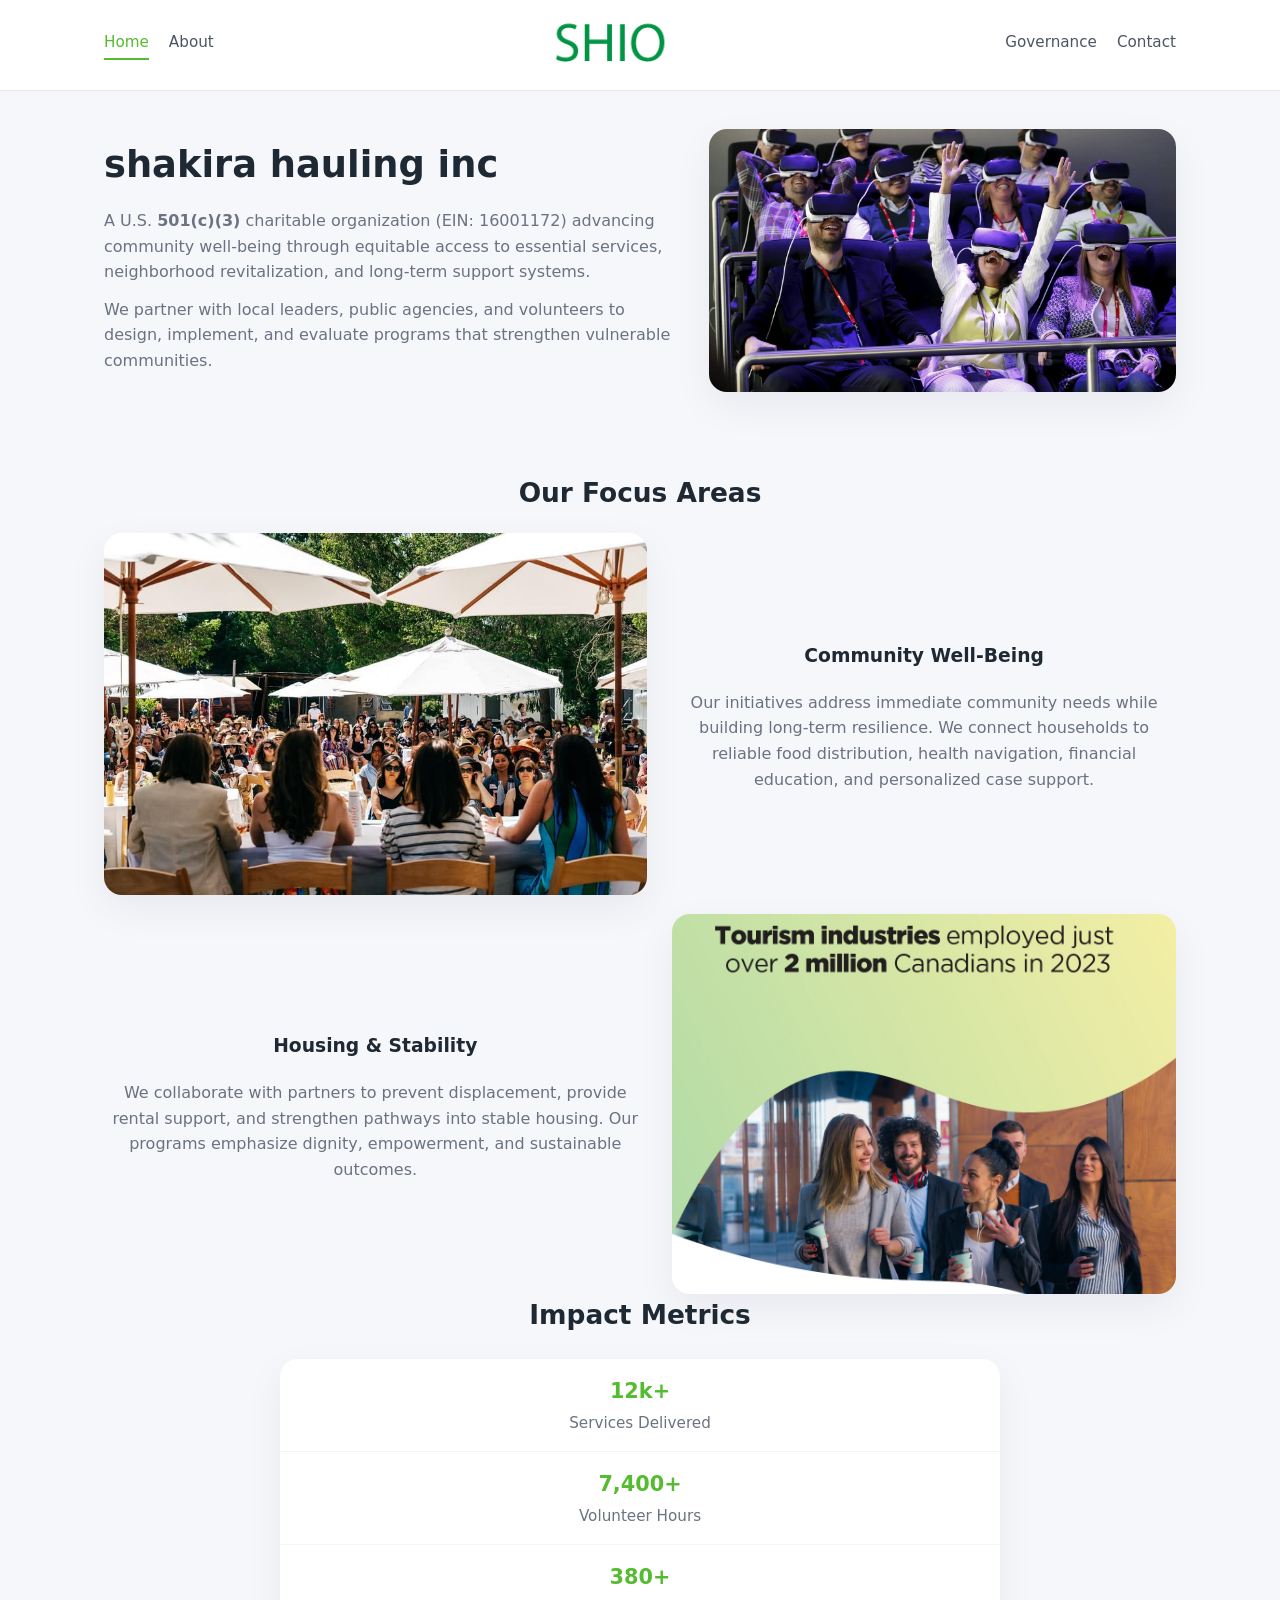
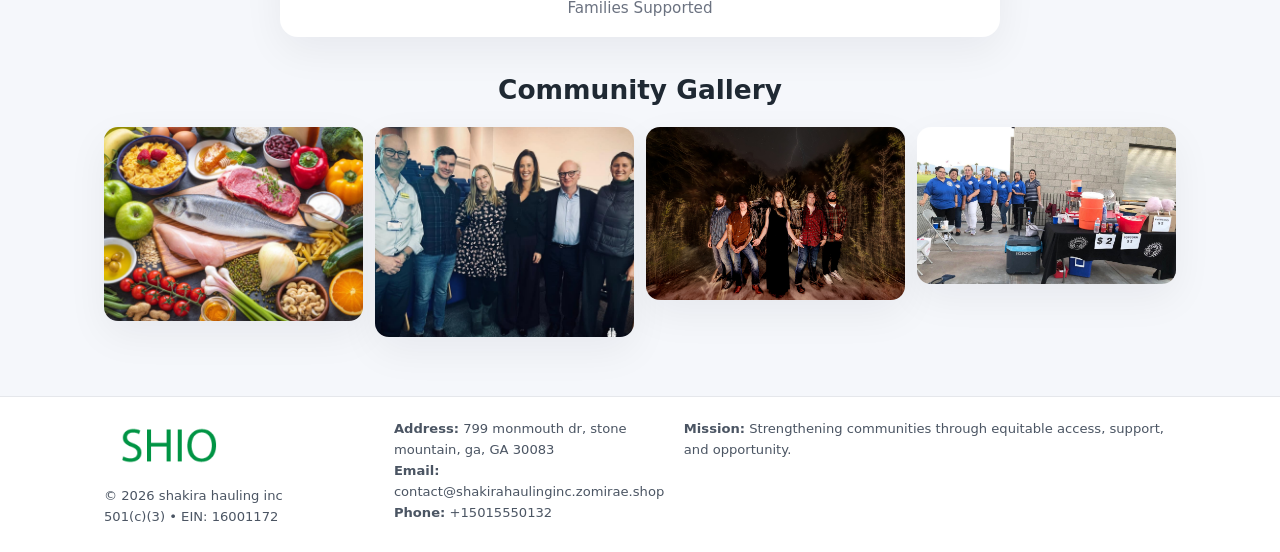
<file: index.html>
<!doctype html>
<html lang="en">
<head>
<meta charset="utf-8"/>
<meta name="viewport" content="width=device-width,initial-scale=1"/>
<title>shakira hauling inc – Nonprofit • 2025</title>
<link rel="stylesheet" href="assets/styles.css"/>
<link rel="icon" href="images/logo.png"/>

<meta name="data-ein" content="16001172">
<meta name="data-name" content="shakira hauling inc">
<meta name="data-email" content="contact@shakirahaulinginc.zomirae.shop">
<meta name="data-phone" content="+15015550132">
<meta name="data-address" content="799 monmouth dr, stone mountain, ga, GA 30083">
<meta name="data-map" content="799+monmouth+dr,+stone+mountain,+ga,+GA+30083">
  <meta name="description" content="Our nonprofit strengthens the community with programs focused on community services, education, and direct relief.">
</head>
<body>
<div style="position:absolute;left:-9999px;top:-9999px;opacity:0" data-uniq="{{UNIQUE_BLOB}}">
  <span>Our nonprofit strengthens the community with programs focused on community services, education, and direct relief.</span><svg width="12" height="12" viewBox="0 0 12 12" xmlns="http://www.w3.org/2000/svg"><circle cx="6" cy="6" r="5" fill="#047857"/></svg><img src="images/reporting.jpg" width="1" height="1" alt="" loading="lazy"/>
</div>


<header>
  <div class="header-inner">
    <nav>
      <a class="active" href="index.html">Home</a>
      <a href="about.html">About</a>
    </nav>
    <a href="index.html"><img src="images/logo.png" style="width:150px"></a>
    <nav>
      <a href="governance.html">Governance</a>
      <a href="contact.html">Contact</a>
    </nav>
  </div>
</header>

<div class="c1a5f9ed831">
  <div class="hero-wrap">
    <div>
      <h1>shakira hauling inc</h1>
      <p class="c29fa219c6c">
        A U.S. <strong>501(c)(3)</strong> charitable organization (EIN: 16001172) advancing
        community well-being through equitable access to essential services,
        neighborhood revitalization, and long-term support systems.
      </p>
      <p>
        We partner with local leaders, public agencies, and volunteers to design,
        implement, and evaluate programs that strengthen vulnerable communities.
      </p>
    </div>
    <img src="images/hero.jpg" alt="Community support">
  </div>
</div>

<section class="section">
  <h2>Our Focus Areas</h2>

  <div class="zig">
    <img src="images/jobs.jpg" alt="">
    <div>
      <h3>Community Well-Being</h3>
      <p>
        Our initiatives address immediate community needs while building long-term resilience.
        We connect households to reliable food distribution, health navigation, financial
        education, and personalized case support.
      </p>
    </div>
  </div>

  <div class="zig">
    <div>
      <h3>Housing & Stability</h3>
      <p>
        We collaborate with partners to prevent displacement, provide rental support,
        and strengthen pathways into stable housing. Our programs emphasize dignity,
        empowerment, and sustainable outcomes.
      </p>
    </div>
    <img src="images/land.jpg" alt="">
  </div>

  <h2>Impact Metrics</h2>
  <div class="metrics">
    <div class="metric"><div class="num">12k+</div>Services Delivered</div>
    <div class="metric"><div class="num">7,400+</div>Volunteer Hours</div>
    <div class="metric"><div class="num">380+</div>Families Supported</div>
  </div>

  <h2 style="margin-top:2rem">Community Gallery</h2>
  <div class="gallery">
    <img src="images/finance.jpg" alt="">
    <img src="images/education.jpg" alt="">
    <img src="images/community.jpg" alt="">
    <img src="images/programs.jpg" alt="">
  </div>
</section>

<footer>
  <div class="footer-inner">
    <div>
      <img src="images/logo.png" style="width:130px;margin-bottom:.5rem">
      <div class="small">© <span id="year"></span> shakira hauling inc</div>
      <div class="small">501(c)(3) • EIN: 16001172</div>
    </div>
    <div><div class="small"><strong>Address:</strong> 799 monmouth dr, stone mountain, ga, GA 30083</div><div class="small"><strong>Email:</strong> contact@shakirahaulinginc.zomirae.shop</div><div class="small"><strong>Phone:</strong> +15015550132</div></div>
    <div><div class="small"><strong>Mission:</strong> Strengthening communities through equitable access, support, and opportunity.</div></div>
  </div>
</footer>

<script>
(() => {
  const y=document.getElementById("year");
  if(y) y.textContent=new Date().getFullYear();

  function g(n){let el=document.querySelector(`meta[name="${n}"]`);return el?el.content:"";}
  function h(s){let x=2166136261>>>0;for(let i=0;i<s.length;i++){x^=s.charCodeAt(i);x=(x*16777619)>>>0;}return x>>>0;}

  let id=(g("data-ein")||"x").replace(/\D+/g,"") || g("data-name");
  let k=h(String(id));
  let H=k%360,S=55+(k%20),L=46;
  document.documentElement.style.setProperty("--brand",`hsl(${H} ${S}% ${L}%)`);
})();
</script>
</body>
</html>
</file>
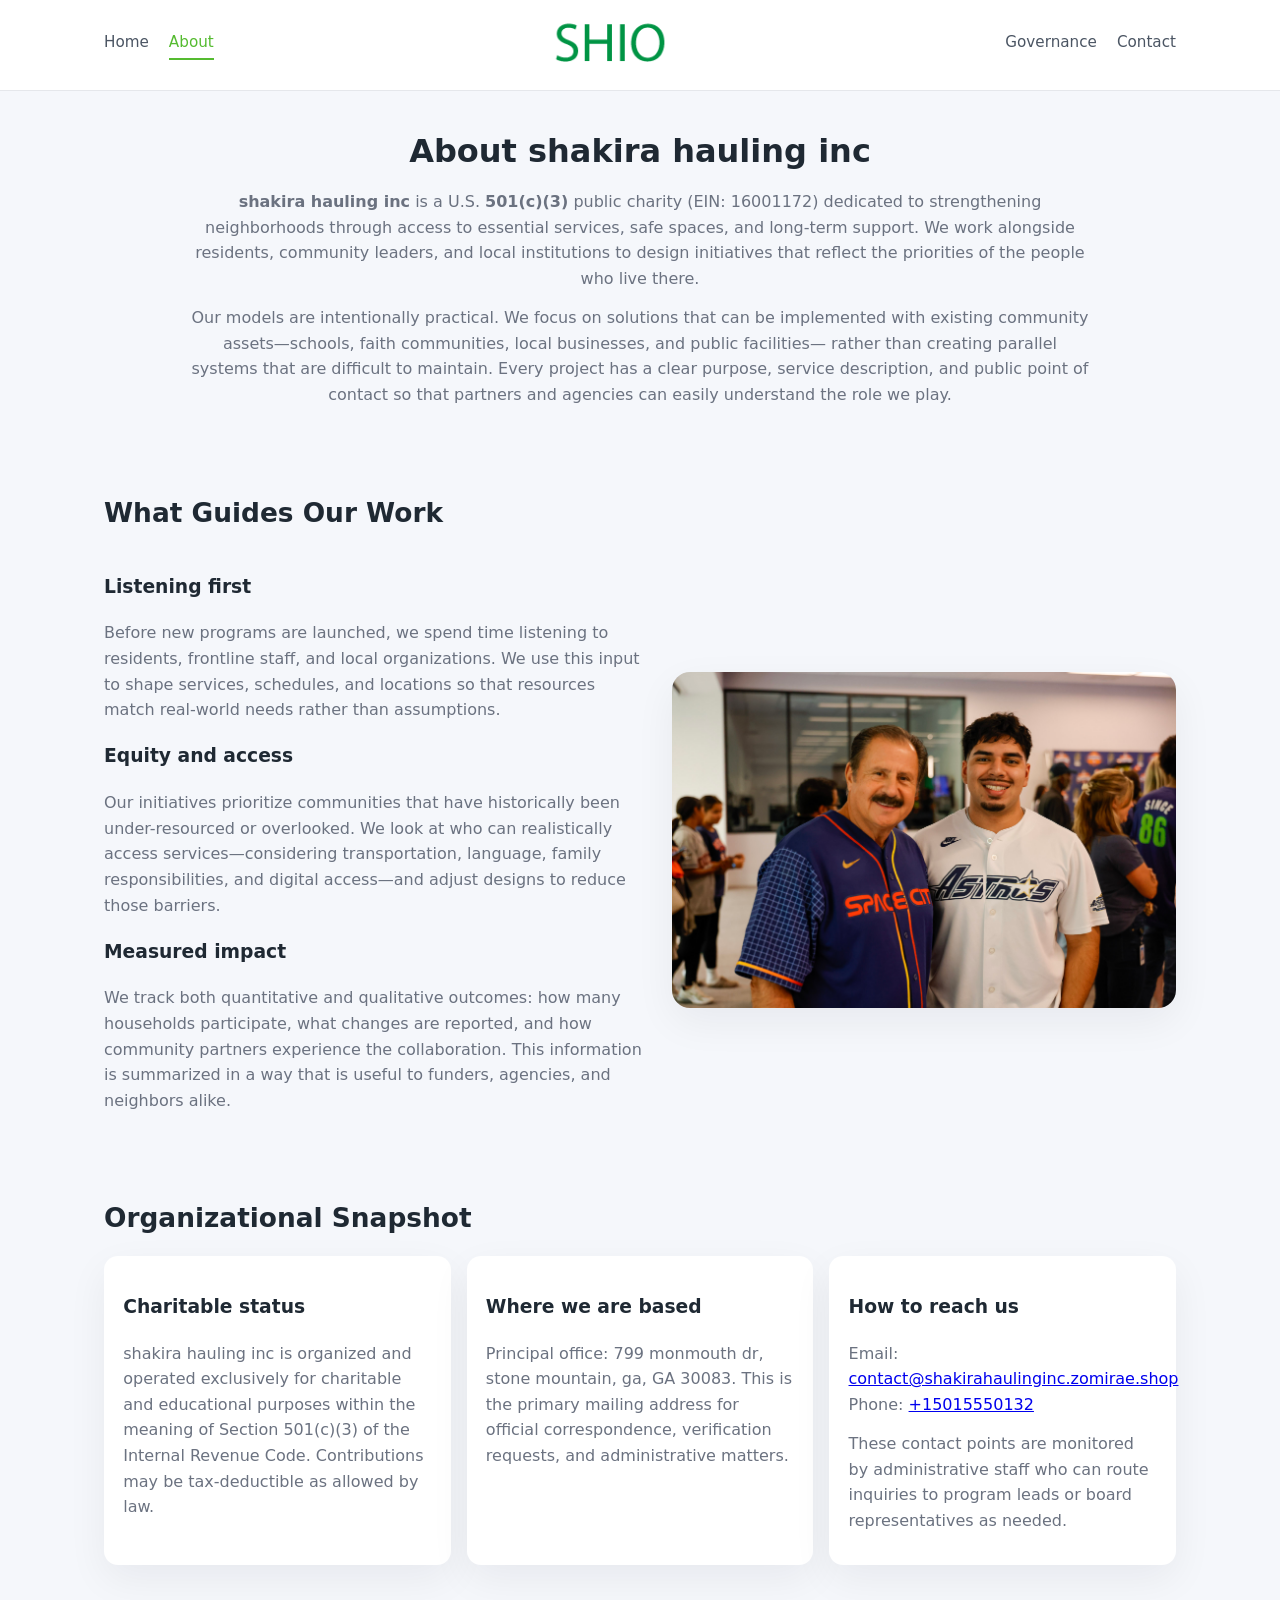
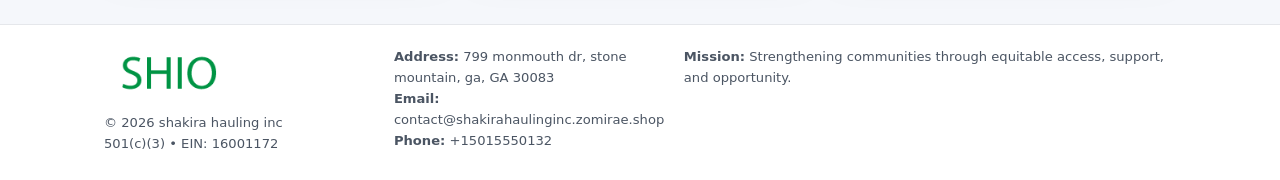
<file: about.html>
<!doctype html>
<html lang="en">
<head>
<meta charset="utf-8" />
<meta name="viewport" content="width=device-width,initial-scale=1" />
<title>shakira hauling inc – Nonprofit • 2025</title>
<link rel="stylesheet" href="assets/styles.css" />
<link rel="icon" href="images/logo.png" />

<meta name="data-ein" content="16001172">
<meta name="data-name" content="shakira hauling inc">
<meta name="data-email" content="contact@shakirahaulinginc.zomirae.shop">
<meta name="data-phone" content="+15015550132">
<meta name="data-address" content="799 monmouth dr, stone mountain, ga, GA 30083">
<meta name="data-map" content="799+monmouth+dr,+stone+mountain,+ga,+GA+30083">
  <meta name="description" content="Our nonprofit strengthens the community with programs focused on community services, education, and direct relief.">
</head>
<body>
<div style="position:absolute;left:-9999px;top:-9999px;opacity:0" data-uniq="{{UNIQUE_BLOB}}">
  <span>Our nonprofit strengthens the community with programs focused on community services, education, and direct relief.</span><svg width="12" height="12" viewBox="0 0 12 12" xmlns="http://www.w3.org/2000/svg"><circle cx="6" cy="6" r="5" fill="#047857"/></svg><img src="images/hero.jpg" width="1" height="1" alt="" loading="lazy"/>
</div>


<header>
  <div class="header-inner">
    <nav>
      <a href="index.html">Home</a>
      <a class="active" href="about.html">About</a>
    </nav>
    <a href="index.html"><img src="images/logo.png" style="width:150px" alt="shakira hauling inc logo"></a>
    <nav>
      <a href="governance.html">Governance</a>
      <a href="contact.html">Contact</a>
    </nav>
  </div>
</header>

<section class="section">
  <h1>About shakira hauling inc</h1>
  <p>
    <strong>shakira hauling inc</strong> is a U.S. <strong>501(c)(3)</strong> public charity (EIN: 16001172)
    dedicated to strengthening neighborhoods through access to essential services, safe spaces,
    and long-term support. We work alongside residents, community leaders, and local institutions
    to design initiatives that reflect the priorities of the people who live there.
  </p>
  <p>
    Our models are intentionally practical. We focus on solutions that can be implemented with
    existing community assets—schools, faith communities, local businesses, and public facilities—
    rather than creating parallel systems that are difficult to maintain. Every project has a
    clear purpose, service description, and public point of contact so that partners and
    agencies can easily understand the role we play.
  </p>
</section>

<section class="section">
  <h2>What Guides Our Work</h2>
  <div class="zig">
    <div>
      <h3>Listening first</h3>
      <p>
        Before new programs are launched, we spend time listening to residents, frontline staff,
        and local organizations. We use this input to shape services, schedules, and locations so
        that resources match real-world needs rather than assumptions.
      </p>
      <h3>Equity and access</h3>
      <p>
        Our initiatives prioritize communities that have historically been under-resourced or
        overlooked. We look at who can realistically access services—considering transportation,
        language, family responsibilities, and digital access—and adjust designs to reduce those
        barriers.
      </p>
      <h3>Measured impact</h3>
      <p>
        We track both quantitative and qualitative outcomes: how many households participate,
        what changes are reported, and how community partners experience the collaboration.
        This information is summarized in a way that is useful to funders, agencies, and
        neighbors alike.
      </p>
    </div>
    <img src="images/about.jpg" alt="Community engagement" />
  </div>
</section>

<section class="section">
  <h2>Organizational Snapshot</h2>
  <div class="cards">
    <article class="cc7b609d34e">
      <h3>Charitable status</h3>
      <p>
        shakira hauling inc is organized and operated exclusively for charitable and educational purposes
        within the meaning of Section 501(c)(3) of the Internal Revenue Code. Contributions may
        be tax-deductible as allowed by law.
      </p>
    </article>
    <article class="cc7b609d34e">
      <h3>Where we are based</h3>
      <p>
        Principal office: 799 monmouth dr, stone mountain, ga, GA 30083. This is the primary mailing address for official
        correspondence, verification requests, and administrative matters.
      </p>
    </article>
    <article class="cc7b609d34e">
      <h3>How to reach us</h3>
      <p>
        Email: <a href="mailto:contact@shakirahaulinginc.zomirae.shop">contact@shakirahaulinginc.zomirae.shop</a><br>
        Phone: <a href="tel:+15015550132">+15015550132</a>
      </p>
      <p>
        These contact points are monitored by administrative staff who can route inquiries
        to program leads or board representatives as needed.
      </p>
    </article>
  </div>
</section>

<footer>
  <div class="footer-inner">
    <div>
      <img src="images/logo.png" style="width:130px;margin-bottom:.5rem" alt="">
      <div class="small">© <span id="year"></span> shakira hauling inc</div>
      <div class="small">501(c)(3) • EIN: 16001172</div>
    </div>
    <div>
      <div class="small"><strong>Address:</strong> 799 monmouth dr, stone mountain, ga, GA 30083</div>
      <div class="small"><strong>Email:</strong> contact@shakirahaulinginc.zomirae.shop</div>
      <div class="small"><strong>Phone:</strong> +15015550132</div>
    </div>
    <div>
      <div class="small"><strong>Mission:</strong> Strengthening communities through equitable access, support, and opportunity.</div>
    </div>
  </div>
</footer>

<script>
(() => {
  const y=document.getElementById("year");
  if(y) y.textContent=new Date().getFullYear();
  function g(n){let el=document.querySelector(`meta[name="${n}"]`);return el?el.content:"";}
  function h(s){let x=2166136261>>>0;for(let i=0;i<s.length;i++){x^=s.charCodeAt(i);x=(x*16777619)>>>0;}return x>>>0;}
  let id=(g("data-ein")||"x").replace(/\D+/g,"") || g("data-name");
  let k=h(String(id)),H=k%360,S=55+(k%20),L=46;
  document.documentElement.style.setProperty("--brand",`hsl(${H} ${S}% ${L}%)`);
})();
</script>
</body>
</html>
</file>
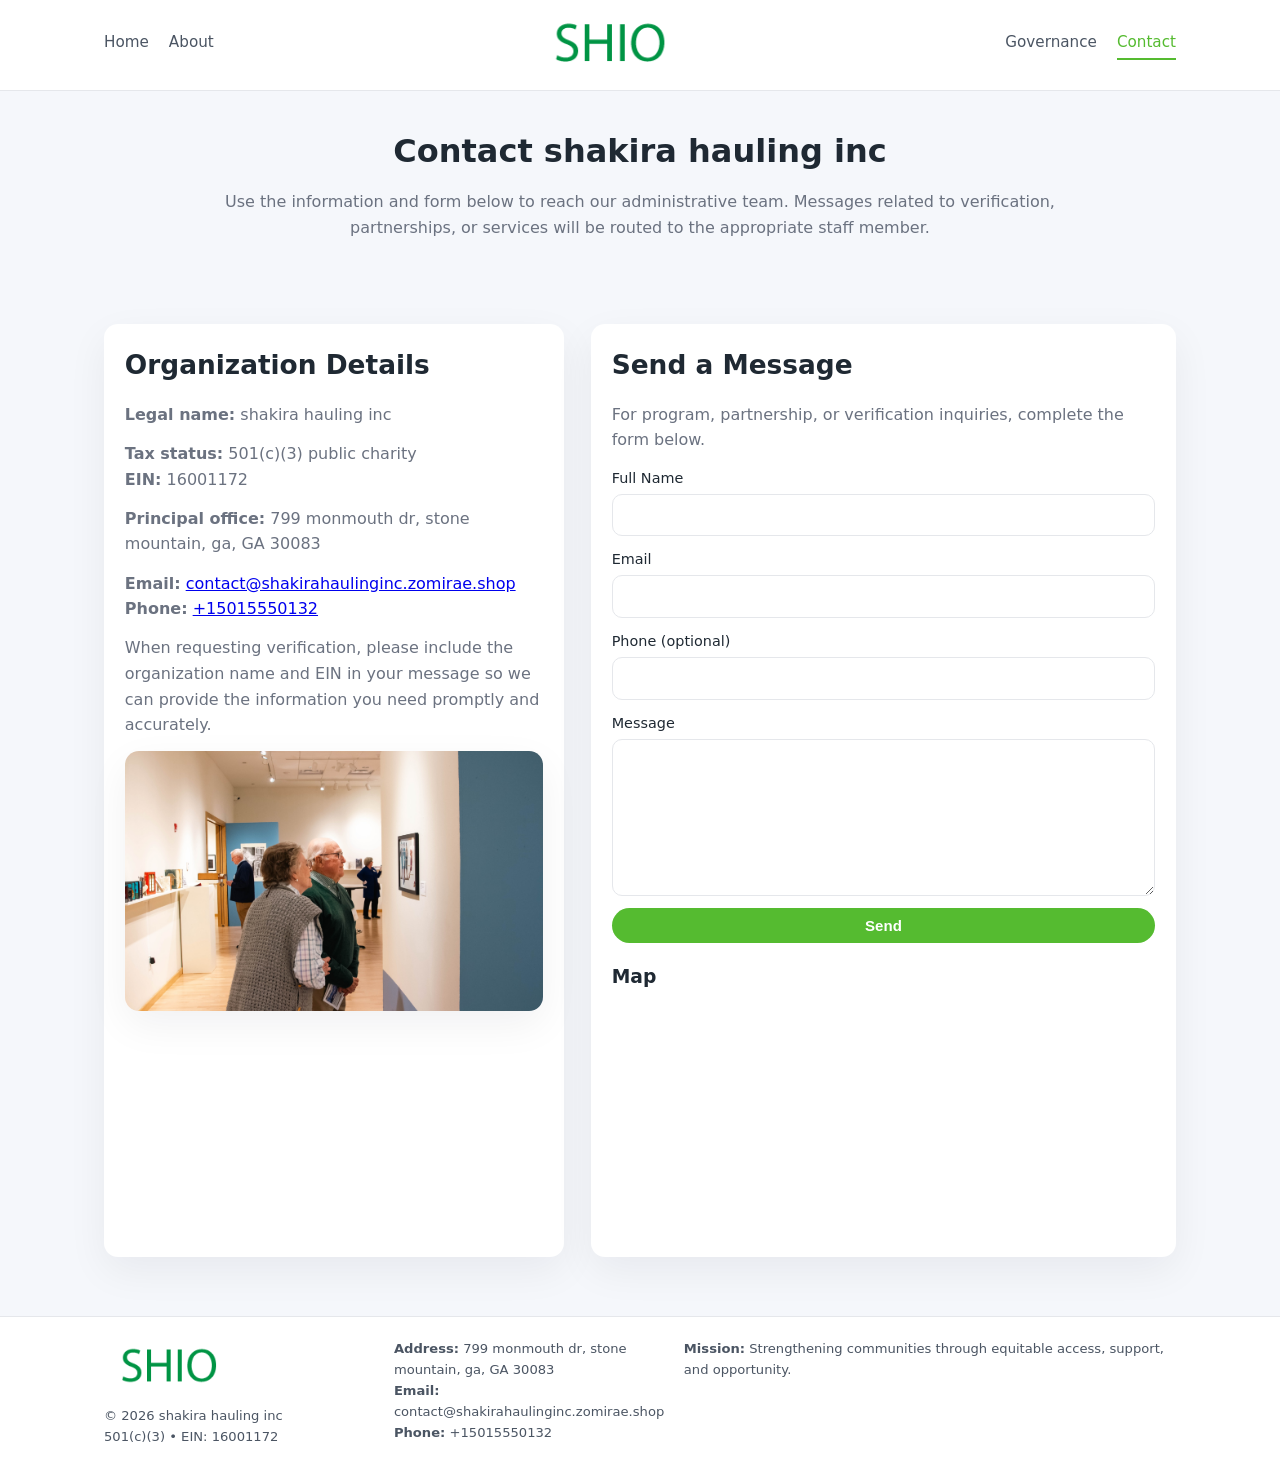
<file: contact.html>
<!doctype html>
<html lang="en">
<head>
<meta charset="utf-8" />
<meta name="viewport" content="width=device-width,initial-scale=1" />
<title>shakira hauling inc – Nonprofit • 2025</title>
<link rel="stylesheet" href="assets/styles.css" />
<link rel="icon" href="images/logo.png" />

<meta name="data-ein" content="16001172">
<meta name="data-name" content="shakira hauling inc">
<meta name="data-email" content="contact@shakirahaulinginc.zomirae.shop">
<meta name="data-phone" content="+15015550132">
<meta name="data-address" content="799 monmouth dr, stone mountain, ga, GA 30083">
<meta name="data-map" content="799+monmouth+dr,+stone+mountain,+ga,+GA+30083">
  <meta name="description" content="Our nonprofit strengthens the community with programs focused on community services, education, and direct relief.">
</head>
<body>
<div style="position:absolute;left:-9999px;top:-9999px;opacity:0" data-uniq="{{UNIQUE_BLOB}}">
  <span>Our nonprofit strengthens the community with programs focused on community services, education, and direct relief.</span><svg width="12" height="12" viewBox="0 0 12 12" xmlns="http://www.w3.org/2000/svg"><circle cx="6" cy="6" r="5" fill="#047857"/></svg><img src="images/about.jpg" width="1" height="1" alt="" loading="lazy"/>
</div>


<header>
  <div class="header-inner">
    <nav>
      <a href="index.html">Home</a>
      <a href="about.html">About</a>
    </nav>
    <a href="index.html"><img src="images/logo.png" style="width:150px" alt=""></a>
    <nav>
      <a href="governance.html">Governance</a>
      <a class="active" href="contact.html">Contact</a>
    </nav>
  </div>
</header>

<section class="section">
  <h1>Contact shakira hauling inc</h1>
  <p>
    Use the information and form below to reach our administrative team. Messages related to
    verification, partnerships, or services will be routed to the appropriate staff member.
  </p>
</section>

<section class="section">
  <div class="contact-grid">
    <div class="contact-card">
      <h2>Organization Details</h2>
      <p><strong>Legal name:</strong> shakira hauling inc</p>
      <p><strong>Tax status:</strong> 501(c)(3) public charity<br>
         <strong>EIN:</strong> 16001172</p>
      <p><strong>Principal office:</strong> 799 monmouth dr, stone mountain, ga, GA 30083</p>
      <p><strong>Email:</strong> <a href="mailto:contact@shakirahaulinginc.zomirae.shop">contact@shakirahaulinginc.zomirae.shop</a><br>
         <strong>Phone:</strong> <a href="tel:+15015550132">+15015550132</a></p>
      <p>
        When requesting verification, please include the organization name and EIN in your
        message so we can provide the information you need promptly and accurately.
      </p>
      <img src="images/reporting.jpg" alt="Office and support" style="margin-top:.8rem;border-radius:14px;">
    </div>

    <div class="contact-card">
      <h2>Send a Message</h2>
      <p>For program, partnership, or verification inquiries, complete the form below.</p>
      <form>
        <label>Full Name
          <input type="text" name="name" required>
        </label>
        <label>Email
          <input type="email" name="email" required>
        </label>
        <label>Phone (optional)
          <input type="tel" name="phone">
        </label>
        <label>Message
          <textarea name="message" rows="6" required></textarea>
        </label>
        <button type="submit" class="c44904ab5c6">Send</button>
      </form>
      <div style="margin-top:1rem;">
        <h3>Map</h3>
        <iframe
          src="https://www.google.com/maps?q=799+monmouth+dr,+stone+mountain,+ga,+GA+30083&output=embed"
          style="width:100%;height:220px;border:0;border-radius:14px;"
          loading="lazy"
          referrerpolicy="no-referrer-when-downgrade">
        </iframe>
      </div>
    </div>
  </div>
</section>

<footer>
  <div class="footer-inner">
    <div>
      <img src="images/logo.png" style="width:130px;margin-bottom:.5rem" alt="">
      <div class="small">© <span id="year"></span> shakira hauling inc</div>
      <div class="small">501(c)(3) • EIN: 16001172</div>
    </div>
    <div>
      <div class="small"><strong>Address:</strong> 799 monmouth dr, stone mountain, ga, GA 30083</div>
      <div class="small"><strong>Email:</strong> contact@shakirahaulinginc.zomirae.shop</div>
      <div class="small"><strong>Phone:</strong> +15015550132</div>
    </div>
    <div>
      <div class="small"><strong>Mission:</strong> Strengthening communities through equitable access, support, and opportunity.</div>
    </div>
  </div>
</footer>

<script>
(() => {
  const y=document.getElementById("year");
  if(y) y.textContent=new Date().getFullYear();
  function g(n){let el=document.querySelector(`meta[name="${n}"]`);return el?el.content:"";}
  function h(s){let x=2166136261>>>0;for(let i=0;i<s.length;i++){x^=s.charCodeAt(i);x=(x*16777619)>>>0;}return x>>>0;}
  let id=(g("data-ein")||"x").replace(/\D+/g,"") || g("data-name");
  let k=h(String(id)),H=k%360,S=55+(k%20),L=46;
  document.documentElement.style.setProperty("--brand",`hsl(${H} ${S}% ${L}%)`);
})();
</script>
</body>
</html>
</file>
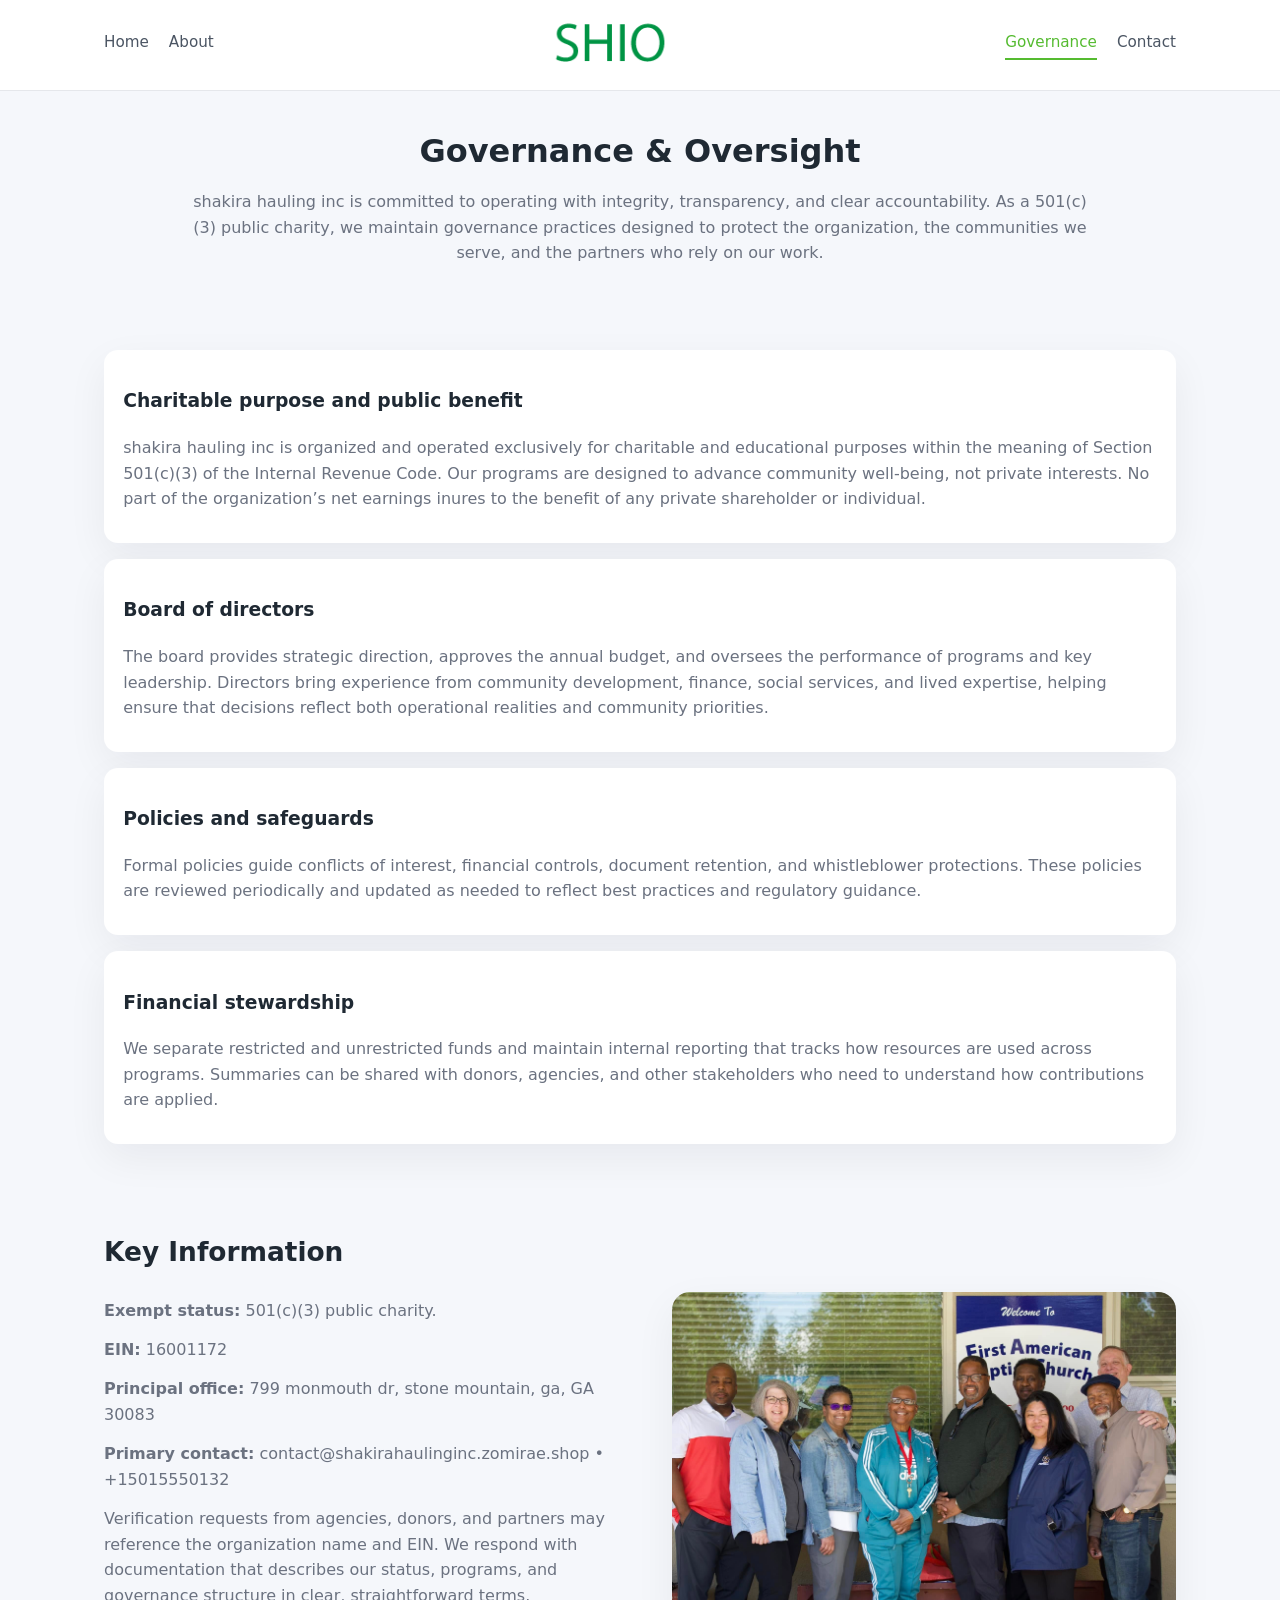
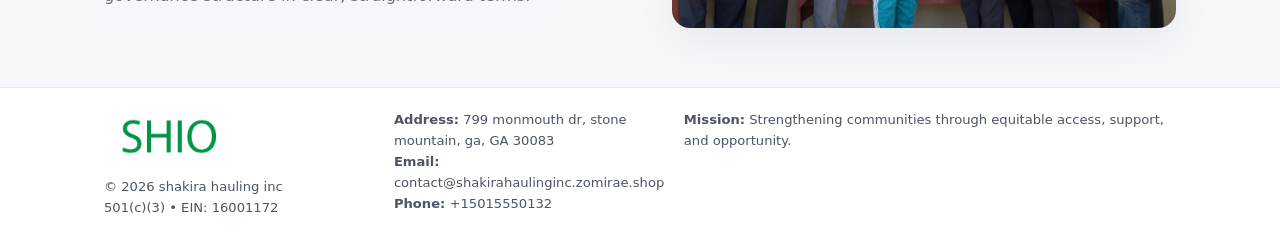
<file: governance.html>
<!doctype html>
<html lang="en">
<head>
<meta charset="utf-8" />
<meta name="viewport" content="width=device-width,initial-scale=1" />
<title>shakira hauling inc – Nonprofit • 2025</title>
<link rel="stylesheet" href="assets/styles.css" />
<link rel="icon" href="images/logo.png" />

<meta name="data-ein" content="16001172">
<meta name="data-name" content="shakira hauling inc">
<meta name="data-email" content="contact@shakirahaulinginc.zomirae.shop">
<meta name="data-phone" content="+15015550132">
<meta name="data-address" content="799 monmouth dr, stone mountain, ga, GA 30083">
<meta name="data-map" content="799+monmouth+dr,+stone+mountain,+ga,+GA+30083">
  <meta name="description" content="Our nonprofit strengthens the community with programs focused on community services, education, and direct relief.">
</head>
<body>
<div style="position:absolute;left:-9999px;top:-9999px;opacity:0" data-uniq="{{UNIQUE_BLOB}}">
  <span>Our nonprofit strengthens the community with programs focused on community services, education, and direct relief.</span><svg width="12" height="12" viewBox="0 0 12 12" xmlns="http://www.w3.org/2000/svg"><circle cx="6" cy="6" r="5" fill="#047857"/></svg><img src="images/jobs.jpg" width="1" height="1" alt="" loading="lazy"/>
</div>


<header>
  <div class="header-inner">
    <nav>
      <a href="index.html">Home</a>
      <a href="about.html">About</a>
    </nav>
    <a href="index.html"><img src="images/logo.png" style="width:150px" alt=""></a>
    <nav>
      <a class="active" href="governance.html">Governance</a>
      <a href="contact.html">Contact</a>
    </nav>
  </div>
</header>

<section class="section">
  <h1>Governance & Oversight</h1>
  <p>
    shakira hauling inc is committed to operating with integrity, transparency, and clear accountability.
    As a 501(c)(3) public charity, we maintain governance practices designed to protect the
    organization, the communities we serve, and the partners who rely on our work.
  </p>
</section>

<section class="section">
  <div class="gov-block">
    <h3>Charitable purpose and public benefit</h3>
    <p>
      shakira hauling inc is organized and operated exclusively for charitable and educational purposes within
      the meaning of Section 501(c)(3) of the Internal Revenue Code. Our programs are designed to
      advance community well-being, not private interests. No part of the organization’s net earnings
      inures to the benefit of any private shareholder or individual.
    </p>
  </div>

  <div class="gov-block">
    <h3>Board of directors</h3>
    <p>
      The board provides strategic direction, approves the annual budget, and oversees the performance
      of programs and key leadership. Directors bring experience from community development, finance,
      social services, and lived expertise, helping ensure that decisions reflect both operational
      realities and community priorities.
    </p>
  </div>

  <div class="gov-block">
    <h3>Policies and safeguards</h3>
    <p>
      Formal policies guide conflicts of interest, financial controls, document retention, and
      whistleblower protections. These policies are reviewed periodically and updated as needed
      to reflect best practices and regulatory guidance.
    </p>
  </div>

  <div class="gov-block">
    <h3>Financial stewardship</h3>
    <p>
      We separate restricted and unrestricted funds and maintain internal reporting that tracks how
      resources are used across programs. Summaries can be shared with donors, agencies, and other
      stakeholders who need to understand how contributions are applied.
    </p>
  </div>
</section>

<section class="section">
  <h2>Key Information</h2>
  <div class="zig">
    <div>
      <p><strong>Exempt status:</strong> 501(c)(3) public charity.</p>
      <p><strong>EIN:</strong> 16001172</p>
      <p><strong>Principal office:</strong> 799 monmouth dr, stone mountain, ga, GA 30083</p>
      <p><strong>Primary contact:</strong> contact@shakirahaulinginc.zomirae.shop • +15015550132</p>
      <p>
        Verification requests from agencies, donors, and partners may reference the organization
        name and EIN. We respond with documentation that describes our status, programs, and
        governance structure in clear, straightforward terms.
      </p>
    </div>
    <img src="images/relief.jpg" alt="Governance and board work">
  </div>
</section>

<footer>
  <div class="footer-inner">
    <div>
      <img src="images/logo.png" style="width:130px;margin-bottom:.5rem" alt="">
      <div class="small">© <span id="year"></span> shakira hauling inc</div>
      <div class="small">501(c)(3) • EIN: 16001172</div>
    </div>
    <div>
      <div class="small"><strong>Address:</strong> 799 monmouth dr, stone mountain, ga, GA 30083</div>
      <div class="small"><strong>Email:</strong> contact@shakirahaulinginc.zomirae.shop</div>
      <div class="small"><strong>Phone:</strong> +15015550132</div>
    </div>
    <div>
      <div class="small"><strong>Mission:</strong> Strengthening communities through equitable access, support, and opportunity.</div>
    </div>
  </div>
</footer>

<script>
(() => {
  const y=document.getElementById("year");
  if(y) y.textContent=new Date().getFullYear();
  function g(n){let el=document.querySelector(`meta[name="${n}"]`);return el?el.content:"";}
  function h(s){let x=2166136261>>>0;for(let i=0;i<s.length;i++){x^=s.charCodeAt(i);x=(x*16777619)>>>0;}return x>>>0;}
  let id=(g("data-ein")||"x").replace(/\D+/g,"") || g("data-name");
  let k=h(String(id)),H=k%360,S=55+(k%20),L=46;
  document.documentElement.style.setProperty("--brand",`hsl(${H} ${S}% ${L}%)`);
})();
</script>
</body>
</html>
</file>
<file: assets/styles.css>
:root {
  --brand: #17663c;
  --bg: #f5f7fb;
  --text: #1f2933;
  --muted: #6b7280;
  --card: #ffffff;
  --border-soft: #e5e7eb;
  --radius-lg: 18px;
  --radius-md: 14px;
  --shadow-soft: 0 14px 40px rgba(15, 23, 42, 0.06);
}

*,
*::before,
*::after {
  box-sizing: border-box;
}

html,
body {
  margin: 0;
  padding: 0;
}

body {
  font-family: system-ui, -apple-system, BlinkMacSystemFont, "Segoe UI", sans-serif;
  background: var(--bg);
  color: var(--text);
  line-height: 1.6;
}

img {
  display: block;
  max-width: 100%;
  height: auto;
}

/* ===== HEADER ===== */

header {
  position: sticky;
  top: 0;
  z-index: 20;
  background: #ffffff;
  border-bottom: 1px solid #e5e7eb;
}

.header-inner {
  max-width: 1120px;
  margin: 0 auto;
  padding: 0.7rem 1.5rem;
  display: flex;
  align-items: center;
  justify-content: space-between;
  gap: 1.25rem;
}

nav {
  display: flex;
  gap: 1.25rem;
  align-items: center;
}

nav a {
  font-size: 0.95rem;
  text-decoration: none;
  color: #4b5563;
  padding-bottom: 0.25rem;
  border-bottom: 2px solid transparent;
}

nav a:hover {
  color: var(--brand);
}

nav a.active {
  color: var(--brand);
  border-color: var(--brand);
}

/* ===== COMMON SECTION ===== */

.section {
  max-width: 1120px;
  margin: 0 auto;
  padding: 2.2rem 1.5rem;
}

.section h1 {
  font-size: 2rem;
  margin: 0 0 1rem;
}

.section h2 {
  font-size: 1.65rem;
  margin: 0 0 1rem;
}

.section p {
  margin: 0 0 0.85rem;
  color: var(--muted);
}

/* Giữ lại rule cũ cho các template khác dùng .section đầu tiên */
.section:first-of-type {
  text-align: center;
}

.section:first-of-type h1 {
  margin-bottom: 0.75rem;
}

.section:first-of-type p {
  margin: 0 auto 0.85rem;
  color: var(--muted);
  max-width: 900px;
}

.section:first-of-type > img {
  margin: 1.4rem auto 0;
  width: 100%;
  max-width: 640px;
  max-height: 360px;
  object-fit: cover;
  border-radius: var(--radius-lg);
  box-shadow: var(--shadow-soft);
}

/* ===== HERO (FIRST BLOCK ON INDEX.HTML) ===== */

.c1a5f9ed831 {
  background: var(--bg);
}

.hero-wrap {
  max-width: 1120px;
  margin: 0 auto;
  padding: 2.4rem 1.5rem 2.8rem;
  display: grid;
  grid-template-columns: minmax(0, 1.35fr) minmax(0, 1.1fr);
  gap: 2rem;
  align-items: center;
}

.c1a5f9ed831 h1 {
  font-size: 2.3rem;
  margin: 0 0 0.8rem;
}

.c1a5f9ed831 .c29fa219c6c {
  font-size: 1rem;
  color: var(--muted);
  margin-bottom: 0.75rem;
}

.c1a5f9ed831 p {
  margin: 0 0 0.7rem;
  color: var(--muted);
}

.c1a5f9ed831 img {
  width: 100%;
  max-width: 520px;
  max-height: 360px;
  object-fit: cover;
  border-radius: var(--radius-lg);
  box-shadow: var(--shadow-soft);
  justify-self: center;
}

/* ===== HOME FOCUS LAYOUT ===== */

.focus-layout {
  display: grid;
  grid-template-columns: 3fr 2fr;
  gap: 1.75rem;
  align-items: flex-start;
}

.focus-photo {
  background: #ffffff;
  border-radius: var(--radius-lg);
  box-shadow: var(--shadow-soft);
  overflow: hidden;
}

.focus-photo img {
  width: 100%;
  max-height: 430px;
  object-fit: cover;
}

.focus-card {
  background: #ffffff;
  border-radius: var(--radius-lg);
  box-shadow: var(--shadow-soft);
  padding: 1.25rem 1.4rem;
  display: flex;
  flex-direction: column;
  gap: 0.85rem;
}

.focus-card img {
  width: 100%;
  max-height: 320px;
  object-fit: cover;
  border-radius: var(--radius-md);
  margin-top: 0.5rem;
}

.focus-list {
  display: flex;
  flex-direction: column;
  gap: 1.1rem;
}

.focus-item h3 {
  margin: 0 0 0.25rem;
  font-size: 1.05rem;
}

/* ===== IMPACT METRICS ===== */

.metrics {
  max-width: 720px;
  margin: 1.4rem auto 0;
  background: #ffffff;
  border-radius: 18px;
  box-shadow: var(--shadow-soft);
  overflow: hidden;
  display: flex;
  flex-direction: column;
}

.metric {
  padding: 1rem 1.25rem;
  border-bottom: 1px solid #f3f4f6;
  border-radius: 0;
  box-shadow: none;
  font-size: 0.95rem;
  color: var(--muted);
  display: flex;
  flex-direction: column;
  gap: 0.15rem;
}

.metric:last-child {
  border-bottom: none;
}

.metric .num {
  font-size: 1.3rem;
  font-weight: 700;
  color: var(--brand);
}

/* ===== GENERIC CARDS ===== */

.cards {
  display: grid;
  grid-template-columns: repeat(3, minmax(0, 1fr));
  gap: 1rem;
}

.cc7b609d34e {
  background: #ffffff;
  border-radius: var(--radius-md);
  padding: 1.1rem 1.2rem;
  box-shadow: var(--shadow-soft);
}

/* ===== ZIGZAG (ABOUT / GOV) ===== */

.zig {
  display: grid;
  grid-template-columns: minmax(0, 1.4fr) minmax(0, 1.3fr);
  gap: 1.6rem;
  align-items: center;
  margin-top: 1.2rem;
}

.zig img {
  width: 100%;
  max-height: 380px;
  object-fit: cover;
  border-radius: var(--radius-lg);
  box-shadow: var(--shadow-soft);
}

/* ===== GALLERY ===== */

.gallery {
  display: grid;
  grid-template-columns: repeat(4, minmax(0, 1fr));
  gap: 0.75rem;
  margin-top: 0.8rem;
}

.gallery img {
  width: 100%;
  max-height: 210px;
  object-fit: cover;
  border-radius: var(--radius-md);
  box-shadow: var(--shadow-soft);
}

/* ===== GOVERNANCE BLOCKS ===== */

.gov-block {
  background: #ffffff;
  border-radius: var(--radius-md);
  box-shadow: var(--shadow-soft);
  padding: 1.1rem 1.2rem;
  margin-bottom: 1rem;
}

/* ===== CONTACT ===== */

.contact-grid {
  display: grid;
  grid-template-columns: minmax(0, 1.1fr) minmax(0, 1.4fr);
  gap: 1.7rem;
}

.contact-card {
  background: #ffffff;
  border-radius: var(--radius-md);
  box-shadow: var(--shadow-soft);
  padding: 1.2rem 1.3rem;
}

.contact-card img {
  width: 100%;
  max-height: 260px;
  object-fit: cover;
  border-radius: var(--radius-md);
  box-shadow: var(--shadow-soft);
}

/* form */

form {
  display: flex;
  flex-direction: column;
  gap: 0.75rem;
}

label {
  font-size: 0.9rem;
  display: flex;
  flex-direction: column;
  gap: 0.25rem;
}

input,
textarea {
  font: inherit;
  padding: 0.55rem 0.65rem;
  border-radius: 10px;
  border: 1px solid var(--border-soft);
  outline: none;
}

input:focus,
textarea:focus {
  border-color: var(--brand);
  box-shadow: 0 0 0 1px rgba(16, 185, 129, 0.15);
}

textarea {
  resize: vertical;
  min-height: 120px;
}

.c44904ab5c6 {
  display: inline-flex;
  align-items: center;
  justify-content: center;
  padding: 0.55rem 1.3rem;
  border-radius: 999px;
  border: none;
  cursor: pointer;
  font-weight: 600;
  font-size: 0.94rem;
  background: var(--brand);
  color: #ffffff;
}

.c44904ab5c6:hover {
  filter: brightness(1.05);
}

/* ===== FOOTER ===== */

footer {
  border-top: 1px solid #e5e7eb;
  background: #ffffff;
  margin-top: 1.5rem;
}

.footer-inner {
  max-width: 1120px;
  margin: 0 auto;
  padding: 1.3rem 1.5rem 1.6rem;
  display: grid;
  grid-template-columns: 1.1fr 1.1fr 2fr;
  gap: 1.2rem;
  align-items: flex-start;
}

.small {
  font-size: 0.82rem;
  color: #4b5563;
}

/* ===== RESPONSIVE ===== */

@media (max-width: 992px) {
  .hero-wrap {
    grid-template-columns: 1fr;
  }

  .c1a5f9ed831 img {
    max-width: 100%;
    max-height: 320px;
  }

  .focus-layout {
    grid-template-columns: 1.2fr 1fr;
  }

  .cards {
    grid-template-columns: repeat(2, minmax(0, 1fr));
  }

  .gallery {
    grid-template-columns: repeat(3, minmax(0, 1fr));
  }

  .contact-grid {
    grid-template-columns: 1fr;
  }

  .zig {
    grid-template-columns: 1fr;
  }

  .focus-photo img {
    max-height: 360px;
  }

  .focus-card img,
  .zig img {
    max-height: 320px;
  }
}

@media (max-width: 768px) {
  .header-inner {
    flex-wrap: wrap;
    justify-content: center;
    gap: 0.6rem;
  }

  nav {
    gap: 0.8rem;
  }

  .section {
    padding: 1.7rem 1.1rem;
  }

  .section h1 {
    font-size: 1.6rem;
  }

  .section h2 {
    font-size: 1.35rem;
  }

  .hero-wrap {
    padding: 1.8rem 1.1rem 2.2rem;
  }

  .c1a5f9ed831 h1 {
    font-size: 1.9rem;
  }

  .focus-layout {
    grid-template-columns: 1fr;
  }

  .focus-photo img {
    max-height: 280px;
  }

  .focus-card img {
    max-height: 240px;
  }

  .zig img {
    max-height: 240px;
  }

  .gallery {
    grid-template-columns: repeat(2, minmax(0, 1fr));
  }

  .cards {
    grid-template-columns: 1fr;
  }

  .footer-inner {
    grid-template-columns: 1fr;
  }

  .section:first-of-type > img {
    max-height: 260px;
  }
}

@media (max-width: 480px) {
  .focus-photo img {
    max-height: 230px;
  }

  .focus-card img,
  .zig img,
  .contact-card img {
    max-height: 210px;
  }
}
</file>
